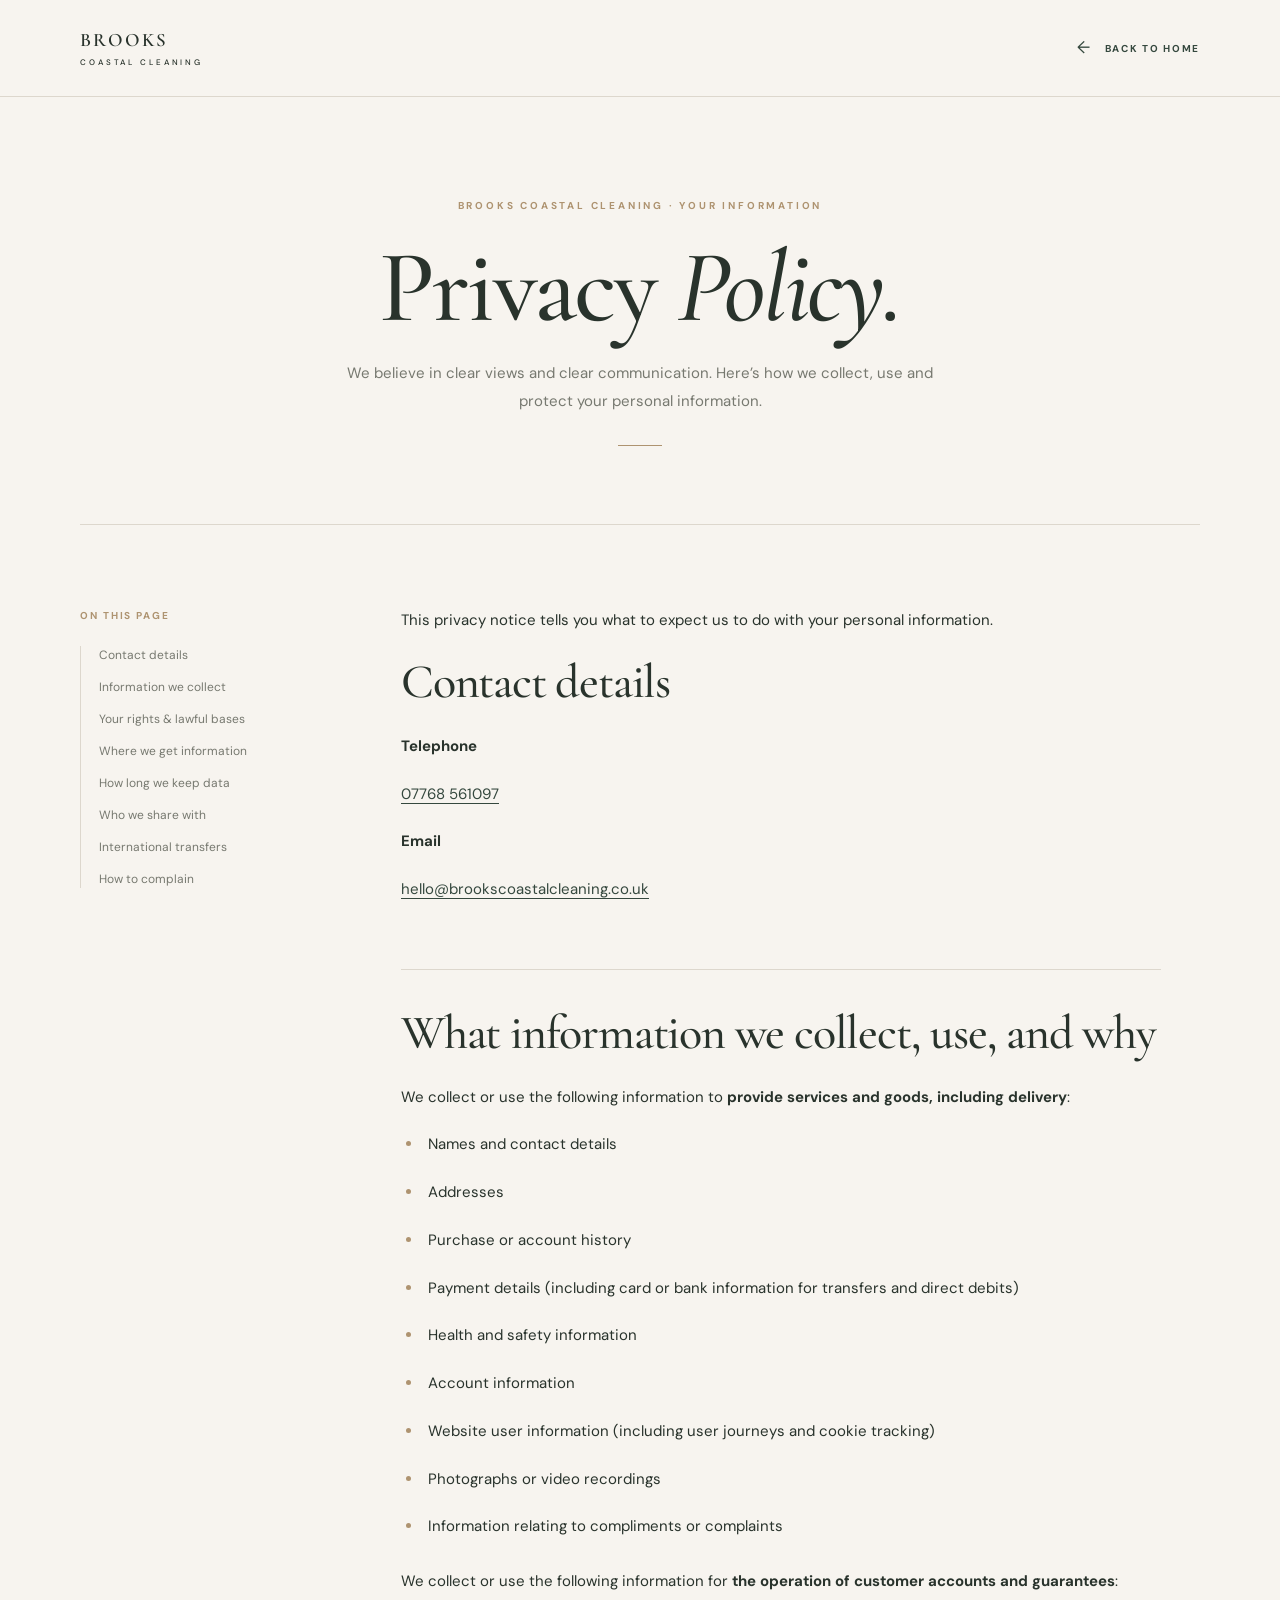
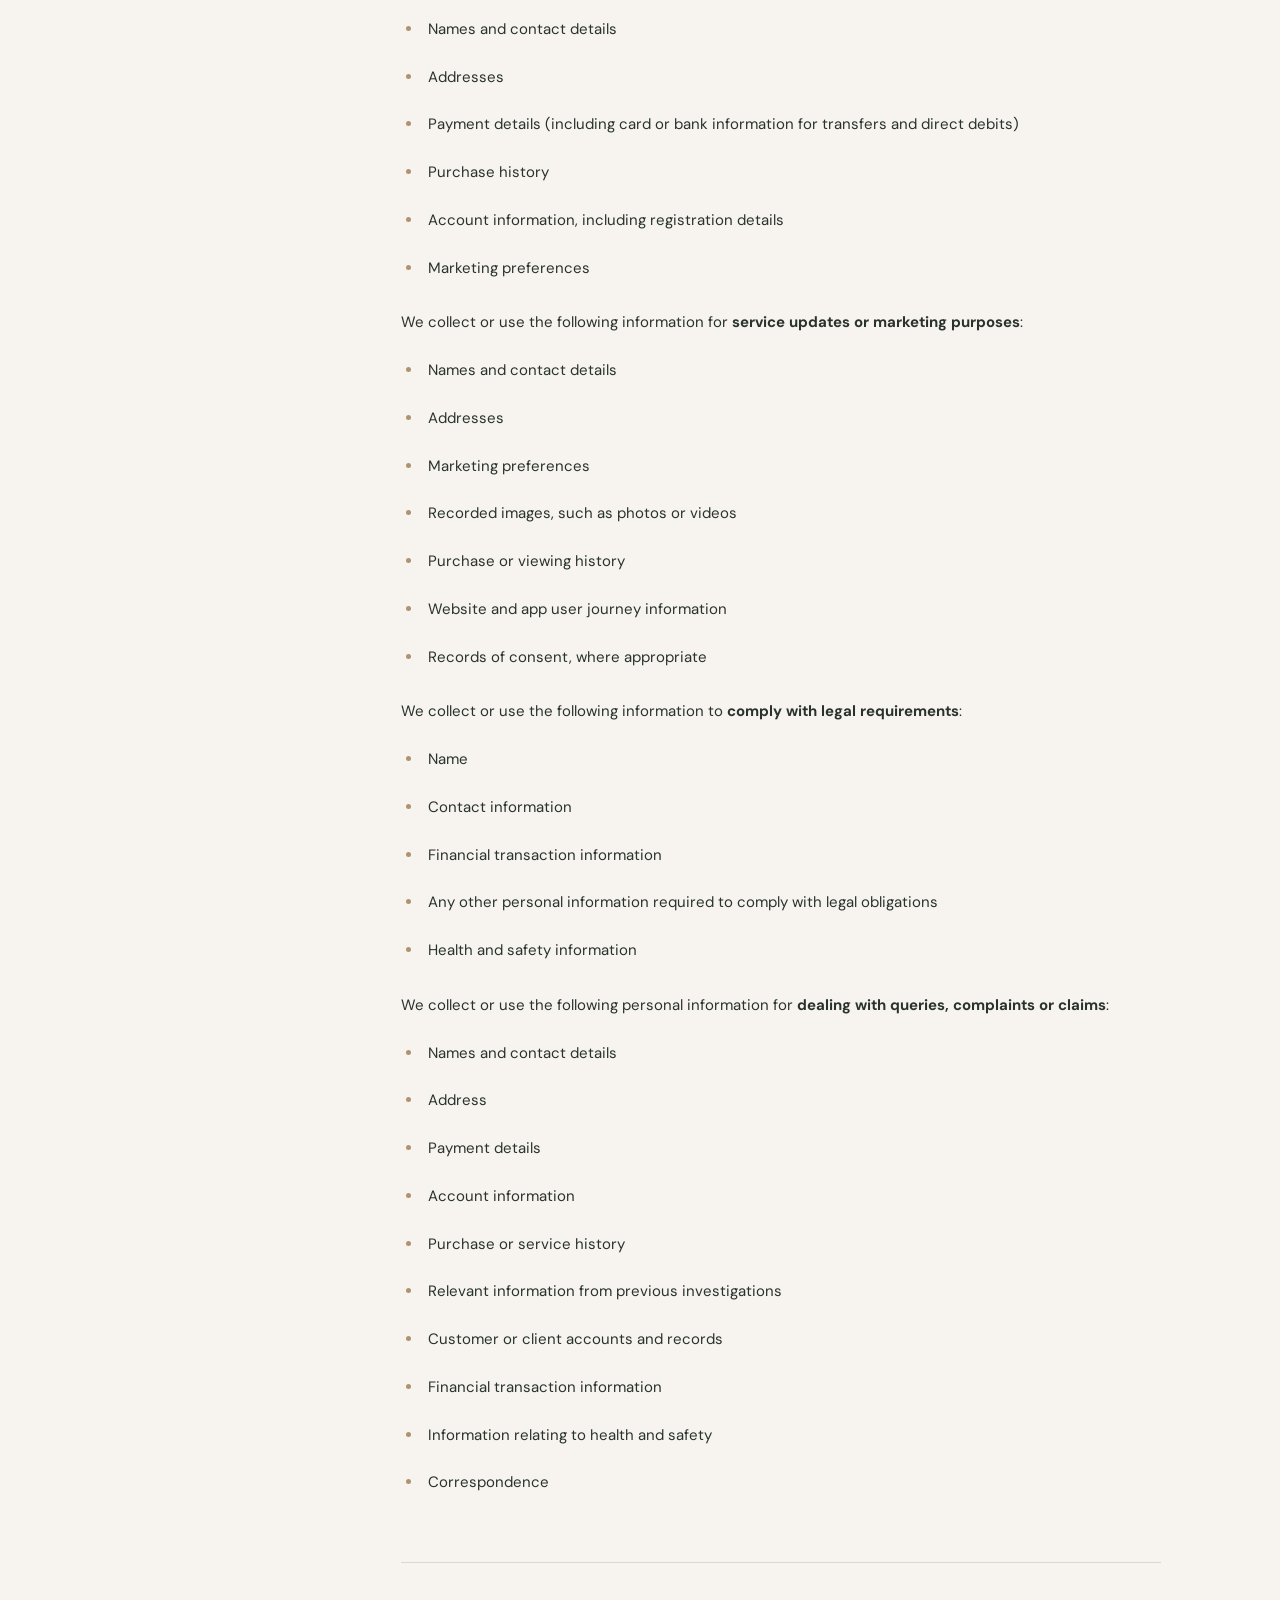
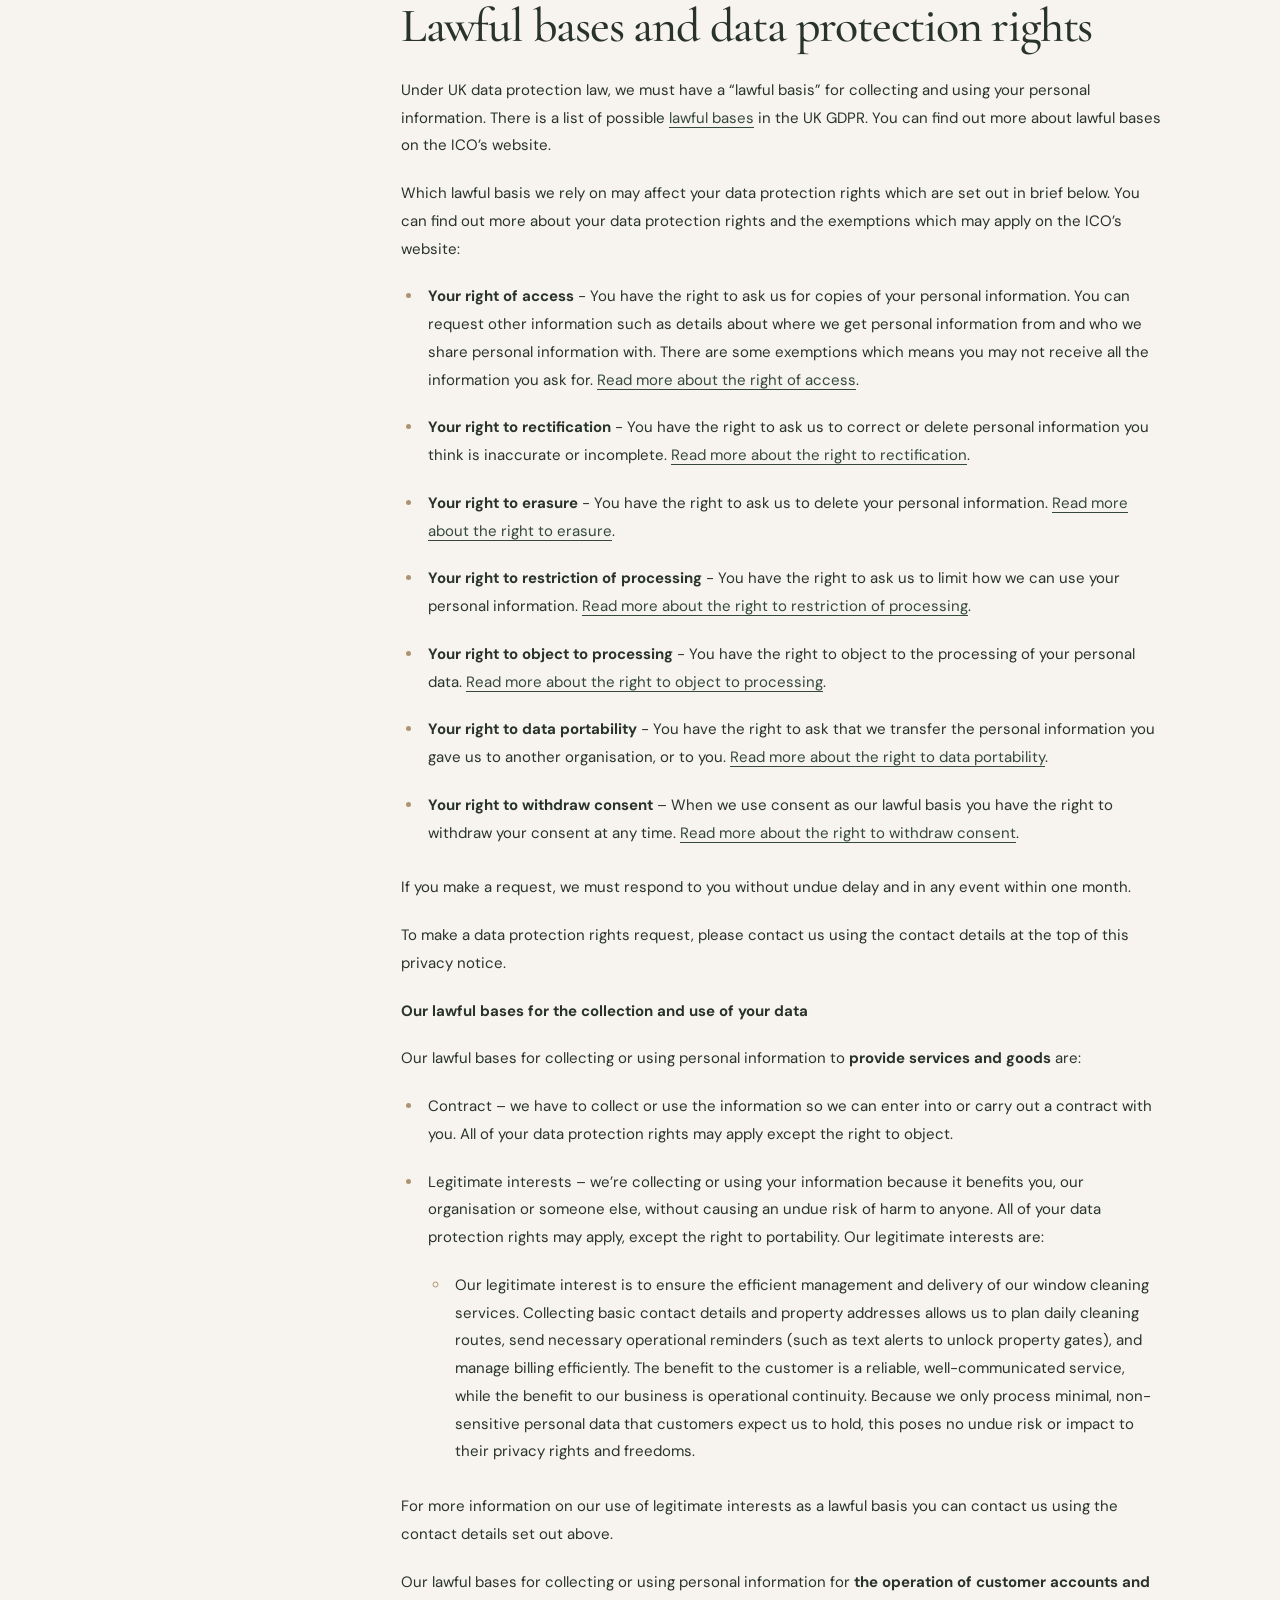
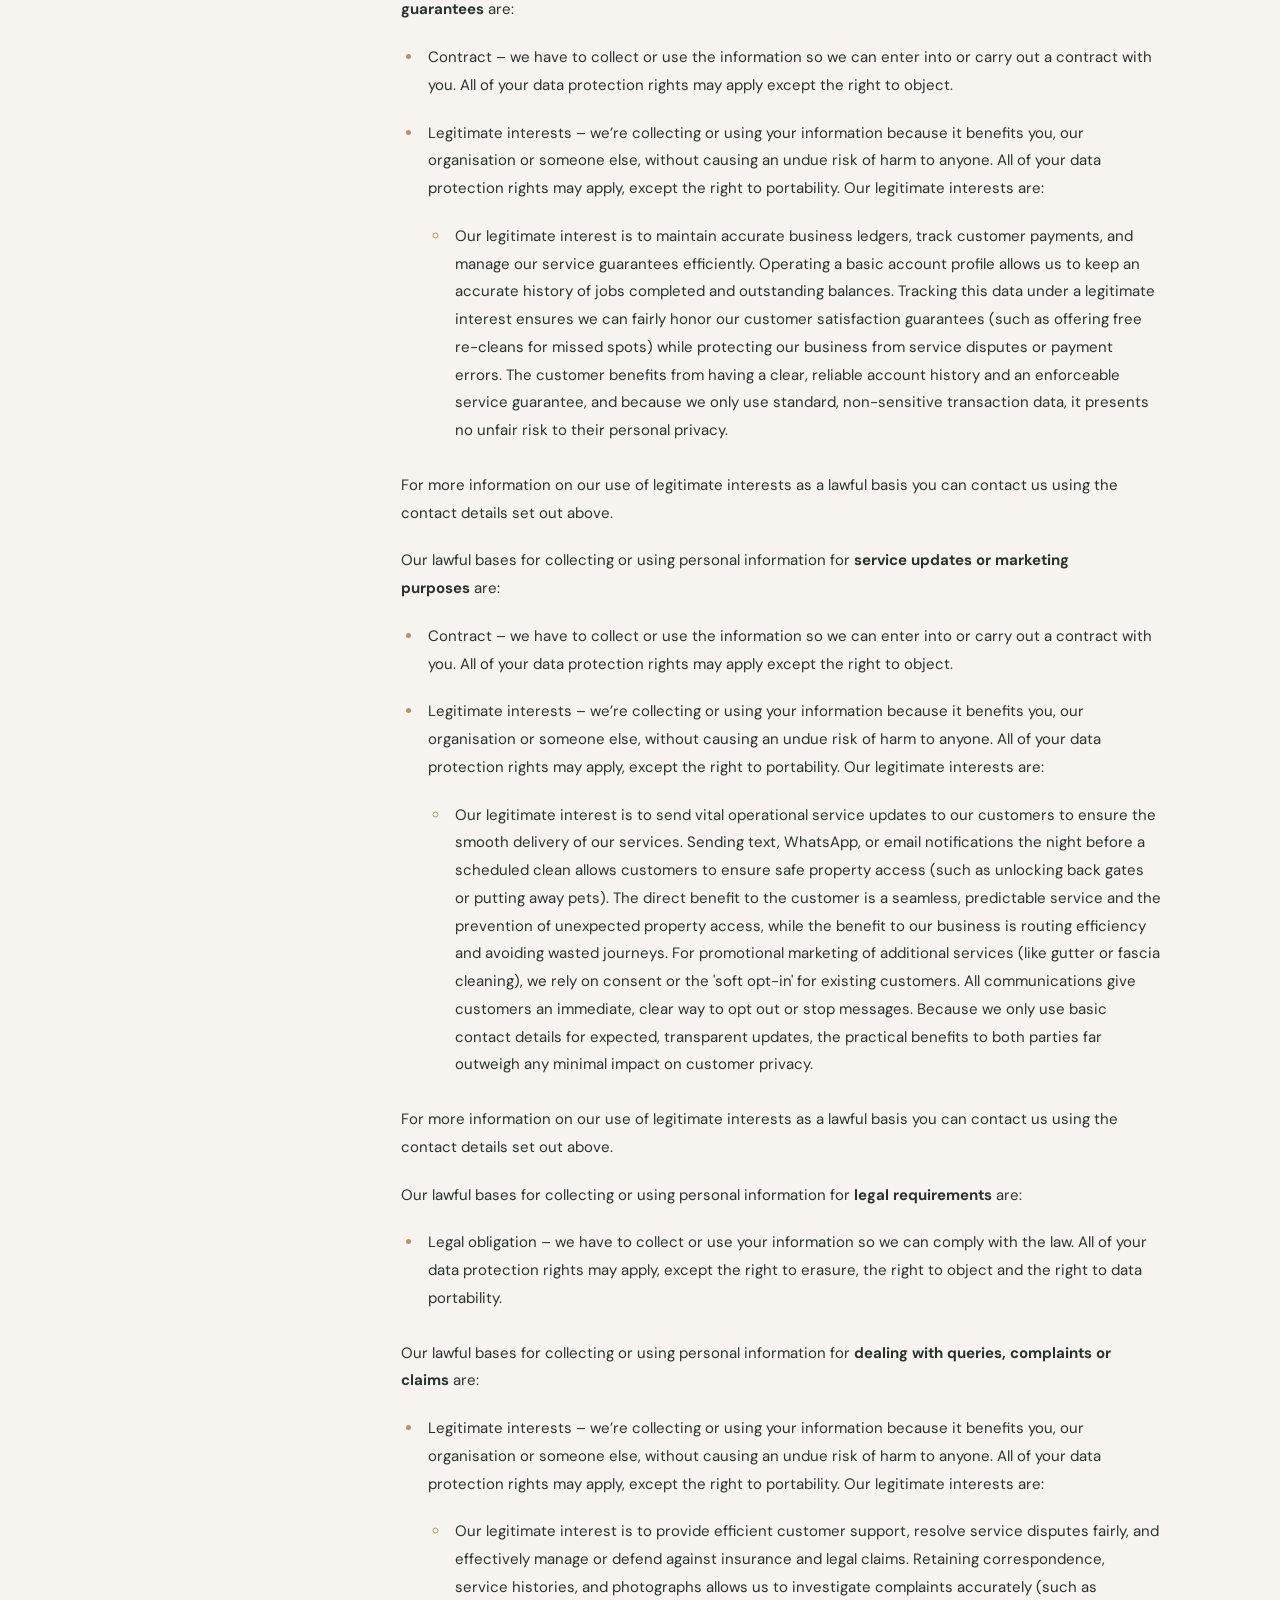
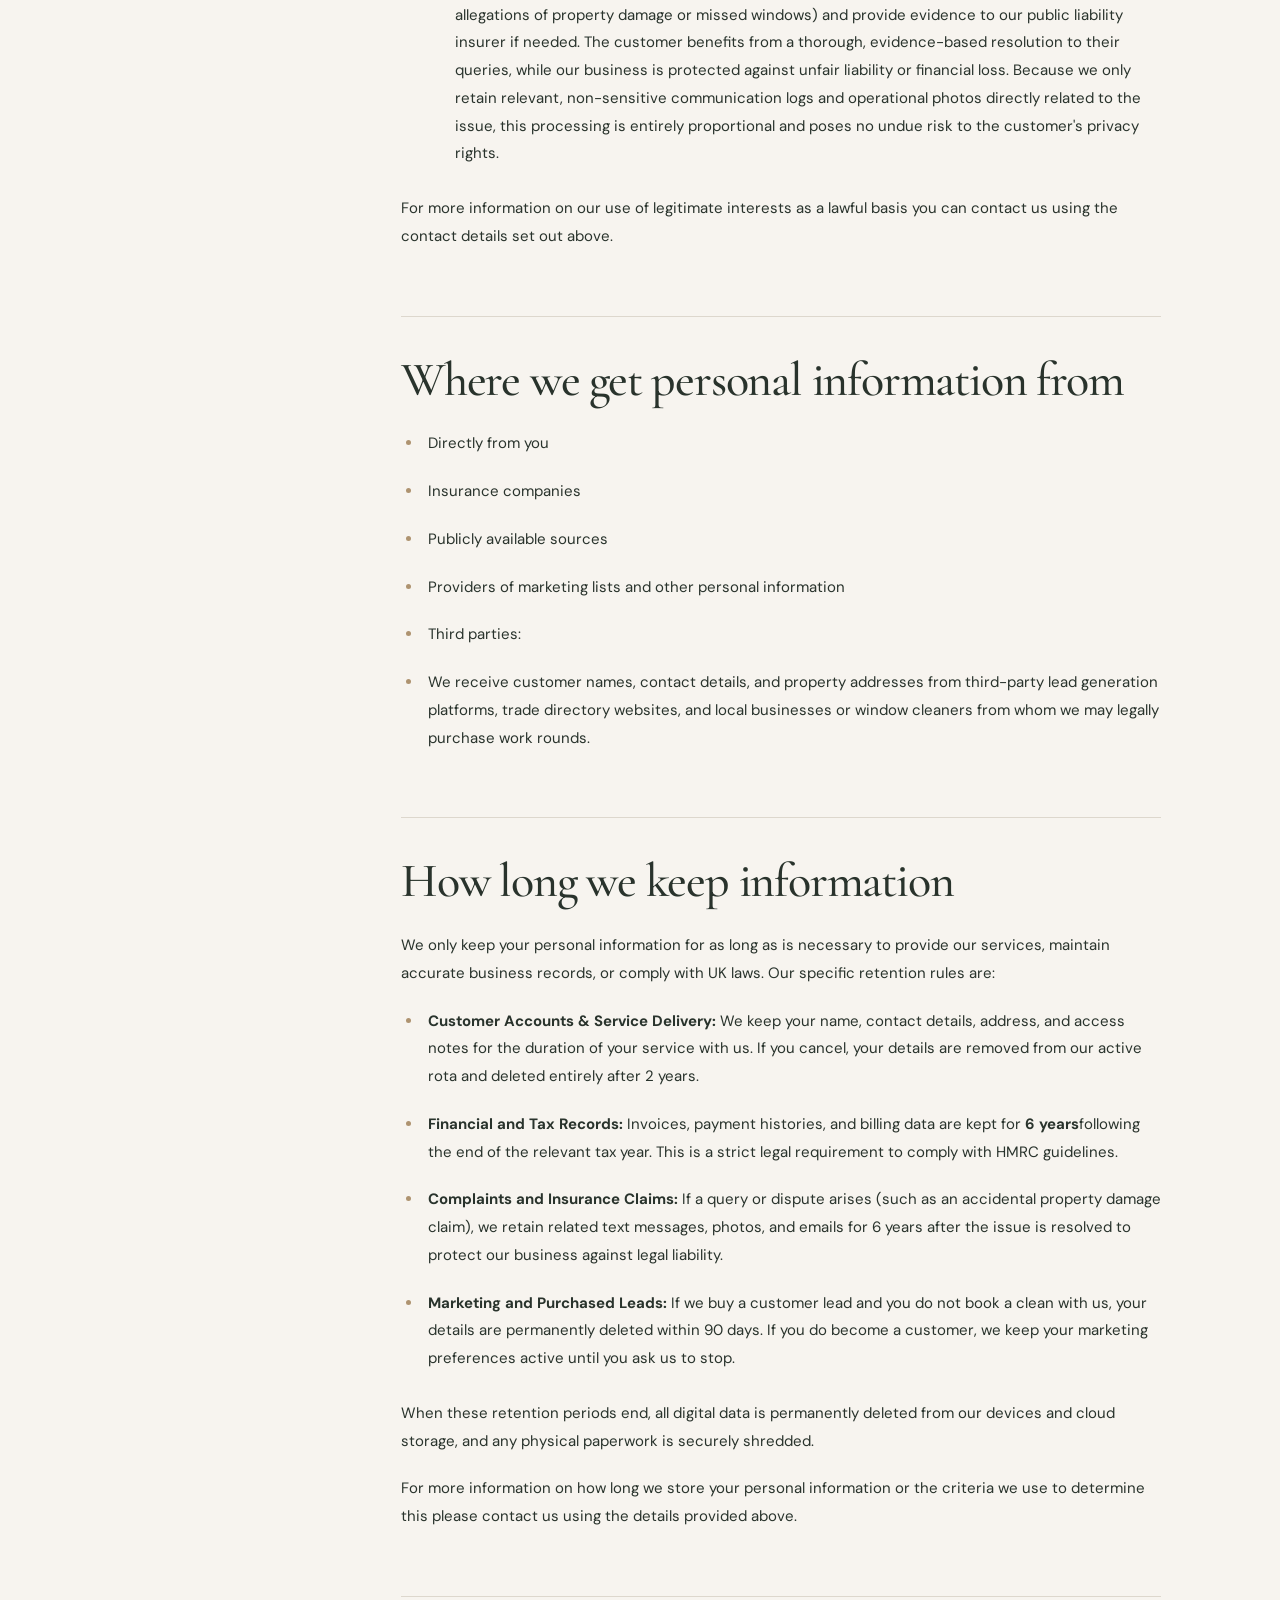
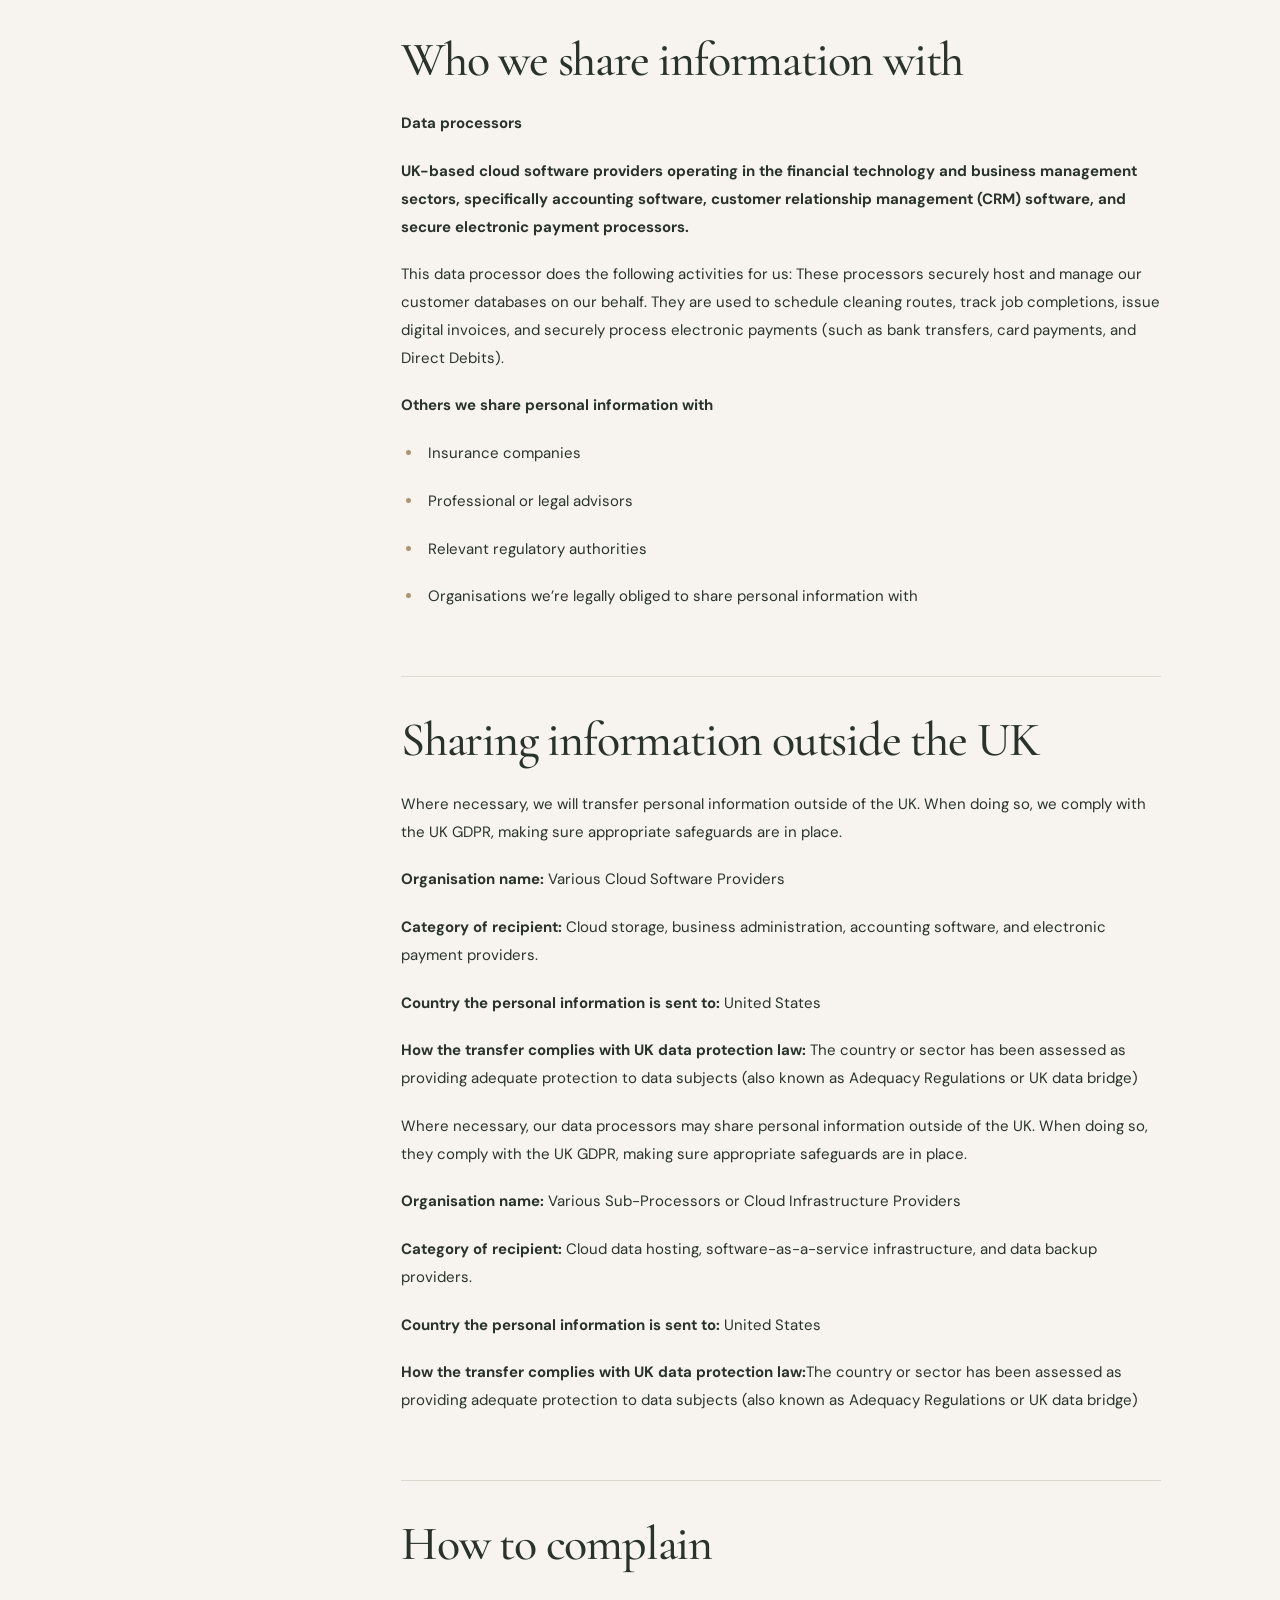
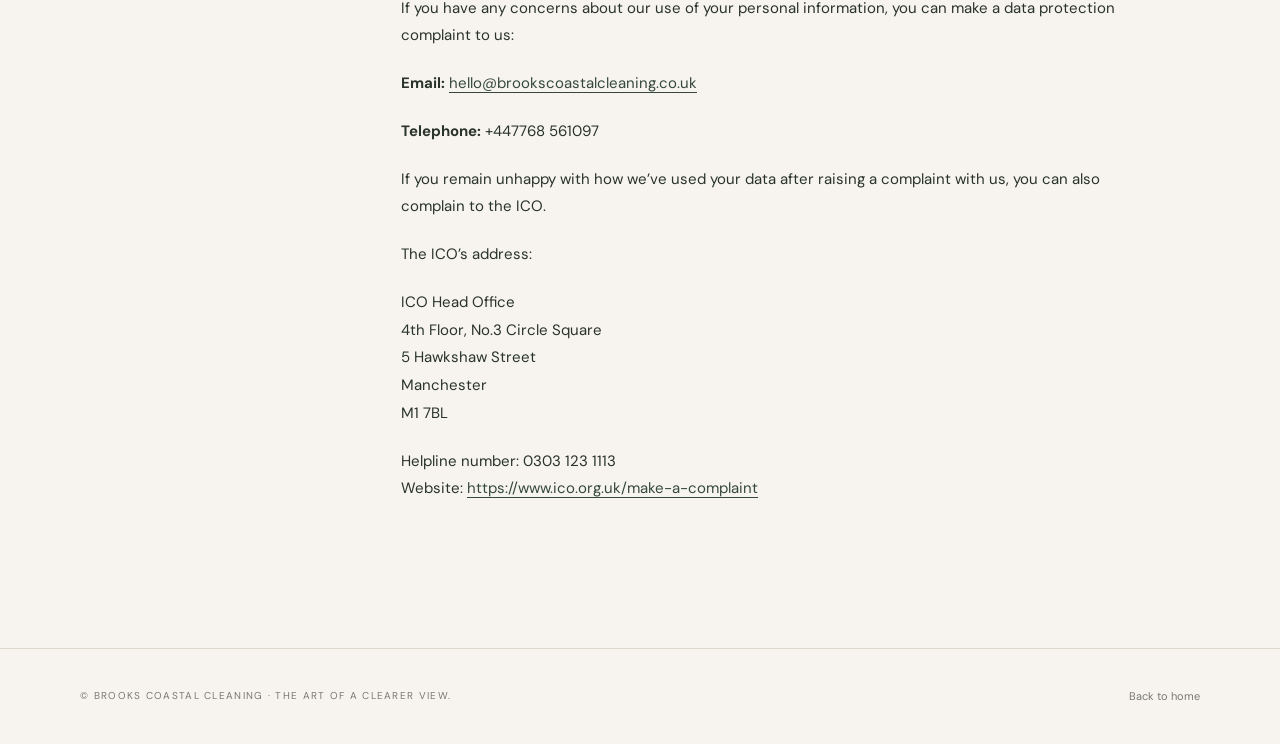
<file: privacy.html>
<!DOCTYPE html>
<html lang="en-GB">
<head>
  <meta charset="UTF-8">
  <meta name="viewport" content="width=device-width, initial-scale=1">
  <meta name="description" content="How Brooks Coastal Cleaning collects, uses and protects your personal information.">
  <meta name="robots" content="index, follow">
  <title>Privacy Policy | Brooks Coastal Cleaning</title>
  <link rel="preconnect" href="https://fonts.googleapis.com">
  <link rel="preconnect" href="https://fonts.gstatic.com" crossorigin>
  <link href="https://fonts.googleapis.com/css2?family=DM+Sans:wght@400;500;600;700&family=Cormorant+Garamond:wght@400;500;600&display=swap" rel="stylesheet">
  <style>
    :root { --cream:#f7f4ef; --paper:#fffdf9; --ink:#29332c; --muted:#777970; --line:#ddd7cd; --gold:#ae9370; --green:#35483e; }
    * { box-sizing:border-box; }
    html { scroll-behavior:smooth; scroll-padding-top:30px; }
    body { margin:0; background:var(--cream); color:var(--ink); font-family:'DM Sans',Arial,sans-serif; font-size:15px; line-height:1.85; -webkit-font-smoothing:antialiased; }
    a { color:var(--green); text-underline-offset:4px; }
    a:hover { color:#8d7658; }
    .wrap { width:min(1120px,calc(100% - 48px)); margin-inline:auto; }
    .site-header { border-bottom:1px solid var(--line); }
    .header-inner { display:flex; align-items:center; justify-content:space-between; min-height:96px; gap:24px; }
    .brand { text-decoration:none; color:var(--ink); display:flex; flex-direction:column; line-height:1.1; letter-spacing:.12em; font-size:19px; font-family:'Cormorant Garamond',Georgia,serif; font-weight:600; }
    .brand small { font-family:'DM Sans',sans-serif; font-weight:500; font-size:8px; letter-spacing:.36em; padding-top:7px; }
    .back { text-decoration:none; text-transform:uppercase; font-size:10px; letter-spacing:.17em; font-weight:700; white-space:nowrap; }
    .back span { font-size:17px; vertical-align:-1px; margin-right:9px; font-weight:400; }
    .hero { text-align:center; padding:100px 0 78px; border-bottom:1px solid var(--line); }
    .eyebrow { color:var(--gold); letter-spacing:.28em; font-size:10px; text-transform:uppercase; font-weight:700; }
    h1,h2 { font-family:'Cormorant Garamond',Georgia,serif; font-weight:500; letter-spacing:-.025em; }
    h1 { font-size:clamp(58px,8vw,105px); line-height:1; margin:20px 0 22px; }
    .hero p { max-width:610px; margin:0 auto; color:var(--muted); font-size:15px; }
    .ornament { width:44px; height:1px; background:var(--gold); margin:30px auto 0; }
    .content-layout { display:grid; grid-template-columns:245px minmax(0,1fr); gap:76px; padding:82px 0 125px; align-items:start; }
    .contents { position:sticky; top:30px; }
    .contents .label { display:block; font-size:10px; letter-spacing:.19em; text-transform:uppercase; font-weight:700; color:var(--gold); margin-bottom:20px; }
    .contents nav { display:flex; flex-direction:column; gap:14px; border-left:1px solid var(--line); padding-left:18px; }
    .contents a { text-decoration:none; font-size:12px; line-height:1.5; color:var(--muted); }
    .contents a:hover { color:var(--ink); }
    .notice { min-width:0; max-width:760px; overflow-wrap:break-word; }
    .notice h2 { font-size:clamp(33px,4vw,48px); line-height:1.14; margin:65px 0 23px; padding-top:36px; border-top:1px solid var(--line); }
    .notice h2:first-of-type { margin-top:0; padding-top:0; border:0; }
    .notice h3 { font-family:'Cormorant Garamond',Georgia,serif; font-size:26px; line-height:1.25; margin:30px 0 14px; font-weight:600; }
    .notice p { margin:0 0 20px; }
    .notice ul { padding-left:22px; margin:14px 0 27px; }
    .notice li { padding-left:5px; margin:6px 0; }
    .notice li::marker { color:var(--gold); }
    .notice strong { font-weight:700; }
    .notice a { overflow-wrap:anywhere; }
    .notice blockquote { border-left:2px solid var(--gold); padding-left:19px; margin-left:0; }
    .site-footer { border-top:1px solid var(--line); padding:37px 0; }
    .footer-inner { display:flex; gap:24px; flex-wrap:wrap; align-items:center; justify-content:space-between; }
    .footer-inner p { margin:0; font-size:10px; letter-spacing:.13em; text-transform:uppercase; color:var(--muted); }
    .footer-inner a { font-size:11px; text-decoration:none; color:var(--muted); }
    @media (max-width:760px) {
      .wrap { width:min(100% - 36px,600px); }
      .header-inner { min-height:75px; }
      .brand { font-size:16px; }
      .brand small { font-size:7px; }
      .back { font-size:9px; letter-spacing:.07em; }
      .hero { padding:72px 0 60px; }
      .content-layout { display:block; padding:50px 0 80px; }
      .contents { position:static; margin-bottom:56px; }
      .contents nav { display:grid; grid-template-columns:repeat(2,minmax(0,1fr)); gap:15px; }
      .notice h2 { margin-top:48px; padding-top:29px; }
      .footer-inner { flex-direction:column; align-items:flex-start; gap:12px; }
    }
    @media (prefers-reduced-motion:reduce) { html { scroll-behavior:auto; } }
  </style>
</head>
<body>
  <header class="site-header">
    <div class="wrap header-inner">
      <a class="brand" href="index.html" aria-label="Brooks Coastal Cleaning home">BROOKS <small>COASTAL CLEANING</small></a>
      <a class="back" href="index.html"><span aria-hidden="true">←</span> Back to home</a>
    </div>
  </header>
  <main>
    <section class="hero wrap" aria-labelledby="page-title">
      <div class="eyebrow">Brooks Coastal Cleaning · Your information</div>
      <h1 id="page-title">Privacy <em>Policy.</em></h1>
      <p>We believe in clear views and clear communication. Here’s how we collect, use and protect your personal information.</p>
      <div class="ornament" aria-hidden="true"></div>
    </section>
    <div class="wrap content-layout">
      <aside class="contents" aria-label="Privacy policy sections">
        <span class="label">On this page</span>
        <nav>
<a href="#contact-details">Contact details</a>
<a href="#information-we-collect">Information we collect</a>
<a href="#your-rights">Your rights & lawful bases</a>
<a href="#information-sources">Where we get information</a>
<a href="#retention">How long we keep data</a>
<a href="#sharing">Who we share with</a>
<a href="#international">International transfers</a>
<a href="#complaints">How to complain</a>
        </nav>
      </aside>
      <article class="notice" aria-label="Brooks Coastal Cleaning privacy notice">

<p>This privacy notice tells you what to expect us to do with your personal information.</p>

<h2 id="contact-details">Contact details</h2>
<p><strong>Telephone</strong></p>
<p><a href="tel:+447768561097">07768 561097</a></p>
<p><strong>Email</strong></p>
<p><a href="mailto:hello@brookscoastalcleaning.co.uk">hello@brookscoastalcleaning.co.uk</a></p>
<h2 id="information-we-collect">What information we collect, use, and why</h2>
<p>We collect or use the following information to <strong>provide services and goods, including delivery</strong>:</p>
<ul>
<li><p>Names and contact details</p>
</li>
<li><p>Addresses</p>
</li>
<li><p>Purchase or account history</p>
</li>
<li><p>Payment details (including card or bank information for transfers and direct debits)</p>
</li>
<li><p>Health and safety information</p>
</li>
<li><p>Account information</p>
</li>
<li><p>Website user information (including user journeys and cookie tracking)</p>
</li>
<li><p>Photographs or video recordings</p>
</li>
<li><p>Information relating to compliments or complaints</p>
</li>
</ul>
<p>We collect or use the following information for <strong>the operation of customer accounts and guarantees</strong>:</p>
<ul>
<li><p>Names and contact details</p>
</li>
<li><p>Addresses</p>
</li>
<li><p>Payment details (including card or bank information for transfers and direct debits)</p>
</li>
<li><p>Purchase history</p>
</li>
<li><p>Account information, including registration details</p>
</li>
<li><p>Marketing preferences</p>
</li>
</ul>
<p>We collect or use the following information for <strong>service updates or marketing purposes</strong>:</p>
<ul>
<li><p>Names and contact details</p>
</li>
<li><p>Addresses</p>
</li>
<li><p>Marketing preferences</p>
</li>
<li><p>Recorded images, such as photos or videos</p>
</li>
<li><p>Purchase or viewing history</p>
</li>
<li><p>Website and app user journey information</p>
</li>
<li><p>Records of consent, where appropriate</p>
</li>
</ul>
<p>We collect or use the following information to <strong>comply with legal requirements</strong>:</p>
<ul>
<li><p>Name</p>
</li>
<li><p>Contact information</p>
</li>
<li><p>Financial transaction information</p>
</li>
<li><p>Any other personal information required to comply with legal obligations</p>
</li>
<li><p>Health and safety information</p>
</li>
</ul>
<p>We collect or use the following personal information for <strong>dealing with queries, complaints or claims</strong>:</p>
<ul>
<li><p>Names and contact details</p>
</li>
<li><p>Address</p>
</li>
<li><p>Payment details</p>
</li>
<li><p>Account information</p>
</li>
<li><p>Purchase or service history</p>
</li>
<li><p>Relevant information from previous investigations</p>
</li>
<li><p>Customer or client accounts and records</p>
</li>
<li><p>Financial transaction information</p>
</li>
<li><p>Information relating to health and safety</p>
</li>
<li><p>Correspondence</p>
</li>
</ul>
<h2 id="your-rights">Lawful bases and data protection rights</h2>
<p>Under UK data protection law, we must have a “lawful basis” for collecting and using your personal information. There is a list of possible <a href="https://ico.org.uk/for-organisations/advice-for-small-organisations/getting-started-with-gdpr/data-protection-principles-definitions-and-key-terms/" rel="noopener noreferrer" target="_blank">lawful bases</a> in the UK GDPR. You can find out more about lawful bases on the ICO’s website.</p>
<p>Which lawful basis we rely on may affect your data protection rights which are set out in brief below. You can find out more about your data protection rights and the exemptions which may apply on the ICO’s website:</p>
<ul>
<li><p><strong>Your right of access</strong> - You have the right to ask us for copies of your personal information. You can request other information such as details about where we get personal information from and who we share personal information with. There are some exemptions which means you may not receive all the information you ask for. <a href="https://ico.org.uk/for-organisations/advice-for-small-organisations/privacy-notices-and-cookies/create-your-own-privacy-notice/your-data-protection-rights/" rel="noopener noreferrer" target="_blank">Read more about the right of access</a>.</p>
</li>
<li><p><strong>Your right to rectification</strong> - You have the right to ask us to correct or delete personal information you think is inaccurate or incomplete. <a href="https://ico.org.uk/for-organisations/advice-for-small-organisations/privacy-notices-and-cookies/create-your-own-privacy-notice/your-data-protection-rights/" rel="noopener noreferrer" target="_blank">Read more about the right to rectification</a>.</p>
</li>
<li><p><strong>Your right to erasure</strong> - You have the right to ask us to delete your personal information. <a href="https://ico.org.uk/for-organisations/advice-for-small-organisations/privacy-notices-and-cookies/create-your-own-privacy-notice/your-data-protection-rights/" rel="noopener noreferrer" target="_blank">Read more about the right to erasure</a>.</p>
</li>
<li><p><strong>Your right to restriction of processing</strong> - You have the right to ask us to limit how we can use your personal information. <a href="https://ico.org.uk/for-organisations/advice-for-small-organisations/privacy-notices-and-cookies/create-your-own-privacy-notice/your-data-protection-rights/" rel="noopener noreferrer" target="_blank">Read more about the right to restriction of processing</a>.</p>
</li>
<li><p><strong>Your right to object to processing</strong> - You have the right to object to the processing of your personal data. <a href="https://ico.org.uk/for-organisations/advice-for-small-organisations/privacy-notices-and-cookies/create-your-own-privacy-notice/your-data-protection-rights/" rel="noopener noreferrer" target="_blank">Read more about the right to object to processing</a>.</p>
</li>
<li><p><strong>Your right to data portability</strong> - You have the right to ask that we transfer the personal information you gave us to another organisation, or to you. <a href="https://ico.org.uk/for-organisations/advice-for-small-organisations/privacy-notices-and-cookies/create-your-own-privacy-notice/your-data-protection-rights/" rel="noopener noreferrer" target="_blank">Read more about the right to data portability</a>.</p>
</li>
<li><p><strong>Your right to withdraw consent</strong> – When we use consent as our lawful basis you have the right to withdraw your consent at any time. <a href="https://ico.org.uk/for-organisations/advice-for-small-organisations/privacy-notices-and-cookies/create-your-own-privacy-notice/your-data-protection-rights/" rel="noopener noreferrer" target="_blank">Read more about the right to withdraw consent</a>.</p>
</li>
</ul>
<p>If you make a request, we must respond to you without undue delay and in any event within one month.</p>
<p>To make a data protection rights request, please contact us using the contact details at the top of this privacy notice.</p>
<p><strong>Our lawful bases for the collection and use of your data</strong></p>
<p>Our lawful bases for collecting or using personal information to <strong>provide services and goods</strong> are:</p>
<ul>
<li><p>Contract – we have to collect or use the information so we can enter into or carry out a contract with you. All of your data protection rights may apply except the right to object.</p>
</li>
<li><p>Legitimate interests – we’re collecting or using your information because it benefits you, our organisation or someone else, without causing an undue risk of harm to anyone. All of your data protection rights may apply, except the right to portability. Our legitimate interests are:</p>
<ul>
<li>Our legitimate interest is to ensure the efficient management and delivery of our window cleaning services. Collecting basic contact details and property addresses allows us to plan daily cleaning routes, send necessary operational reminders (such as text alerts to unlock property gates), and manage billing efficiently. The benefit to the customer is a reliable, well-communicated service, while the benefit to our business is operational continuity. Because we only process minimal, non-sensitive personal data that customers expect us to hold, this poses no undue risk or impact to their privacy rights and freedoms.</li>
</ul>
</li>
</ul>
<p>For more information on our use of legitimate interests as a lawful basis you can contact us using the contact details set out above.</p>
<p>Our lawful bases for collecting or using personal information for <strong>the operation of customer accounts and guarantees </strong>are:</p>
<ul>
<li><p>Contract – we have to collect or use the information so we can enter into or carry out a contract with you. All of your data protection rights may apply except the right to object.</p>
</li>
<li><p>Legitimate interests – we’re collecting or using your information because it benefits you, our organisation or someone else, without causing an undue risk of harm to anyone. All of your data protection rights may apply, except the right to portability. Our legitimate interests are:</p>
<ul>
<li>Our legitimate interest is to maintain accurate business ledgers, track customer payments, and manage our service guarantees efficiently. Operating a basic account profile allows us to keep an accurate history of jobs completed and outstanding balances. Tracking this data under a legitimate interest ensures we can fairly honor our customer satisfaction guarantees (such as offering free re-cleans for missed spots) while protecting our business from service disputes or payment errors. The customer benefits from having a clear, reliable account history and an enforceable service guarantee, and because we only use standard, non-sensitive transaction data, it presents no unfair risk to their personal privacy.</li>
</ul>
</li>
</ul>
<p>For more information on our use of legitimate interests as a lawful basis you can contact us using the contact details set out above.</p>
<p>Our lawful bases for collecting or using personal information for <strong>service updates or marketing purposes</strong> are:</p>
<ul>
<li><p>Contract – we have to collect or use the information so we can enter into or carry out a contract with you. All of your data protection rights may apply except the right to object.</p>
</li>
<li><p>Legitimate interests – we’re collecting or using your information because it benefits you, our organisation or someone else, without causing an undue risk of harm to anyone. All of your data protection rights may apply, except the right to portability. Our legitimate interests are:</p>
<ul>
<li>Our legitimate interest is to send vital operational service updates to our customers to ensure the smooth delivery of our services. Sending text, WhatsApp, or email notifications the night before a scheduled clean allows customers to ensure safe property access (such as unlocking back gates or putting away pets). The direct benefit to the customer is a seamless, predictable service and the prevention of unexpected property access, while the benefit to our business is routing efficiency and avoiding wasted journeys. For promotional marketing of additional services (like gutter or fascia cleaning), we rely on consent or the 'soft opt-in' for existing customers. All communications give customers an immediate, clear way to opt out or stop messages. Because we only use basic contact details for expected, transparent updates, the practical benefits to both parties far outweigh any minimal impact on customer privacy.</li>
</ul>
</li>
</ul>
<p>For more information on our use of legitimate interests as a lawful basis you can contact us using the contact details set out above.</p>
<p>Our lawful bases for collecting or using personal information for <strong>legal requirements </strong>are:</p>
<ul>
<li>Legal obligation – we have to collect or use your information so we can comply with the law. All of your data protection rights may apply, except the right to erasure, the right to object and the right to data portability.</li>
</ul>
<p>Our lawful bases for collecting or using personal information for <strong>dealing with queries, complaints or claims</strong> are:</p>
<ul>
<li><p>Legitimate interests – we’re collecting or using your information because it benefits you, our organisation or someone else, without causing an undue risk of harm to anyone. All of your data protection rights may apply, except the right to portability. Our legitimate interests are:</p>
<ul>
<li>Our legitimate interest is to provide efficient customer support, resolve service disputes fairly, and effectively manage or defend against insurance and legal claims. Retaining correspondence, service histories, and photographs allows us to investigate complaints accurately (such as allegations of property damage or missed windows) and provide evidence to our public liability insurer if needed. The customer benefits from a thorough, evidence-based resolution to their queries, while our business is protected against unfair liability or financial loss. Because we only retain relevant, non-sensitive communication logs and operational photos directly related to the issue, this processing is entirely proportional and poses no undue risk to the customer's privacy rights.</li>
</ul>
</li>
</ul>
<p>For more information on our use of legitimate interests as a lawful basis you can contact us using the contact details set out above.</p>
<h2 id="information-sources">Where we get personal information from</h2>
<ul>
<li><p>Directly from you</p>
</li>
<li><p>Insurance companies</p>
</li>
<li><p>Publicly available sources</p>
</li>
<li><p>Providers of marketing lists and other personal information</p>
</li>
<li><p>Third parties:</p>
</li>
<li><p>We receive customer names, contact details, and property addresses from third-party lead generation platforms, trade directory websites, and local businesses or window cleaners from whom we may legally purchase work rounds.</p>
</li>
</ul>
<h2 id="retention">How long we keep information</h2>
<p>We only keep your personal information for as long as is necessary to provide our services, maintain accurate business records, or comply with UK laws. Our specific retention rules are:</p>
<ul>
<li><p><strong>Customer Accounts &amp; Service Delivery:</strong> We keep your name, contact details, address, and access notes for the duration of your service with us. If you cancel, your details are removed from our active rota and deleted entirely after 2 years.</p>
</li>
<li><p><strong>Financial and Tax Records:</strong> Invoices, payment histories, and billing data are kept for <strong>6 years</strong>following the end of the relevant tax year. This is a strict legal requirement to comply with HMRC guidelines.</p>
</li>
<li><p><strong>Complaints and Insurance Claims:</strong> If a query or dispute arises (such as an accidental property damage claim), we retain related text messages, photos, and emails for 6 years after the issue is resolved to protect our business against legal liability.</p>
</li>
<li><p><strong>Marketing and Purchased Leads:</strong> If we buy a customer lead and you do not book a clean with us, your details are permanently deleted within 90 days. If you do become a customer, we keep your marketing preferences active until you ask us to stop.</p>
</li>
</ul>
<p>When these retention periods end, all digital data is permanently deleted from our devices and cloud storage, and any physical paperwork is securely shredded.</p>
<p>For more information on how long we store your personal information or the criteria we use to determine this please contact us using the details provided above.</p>
<h2 id="sharing">Who we share information with</h2>
<p><strong>Data processors</strong></p>
<p><strong>UK-based cloud software providers operating in the financial technology and business management sectors, specifically accounting software, customer relationship management (CRM) software, and secure electronic payment processors.</strong></p>
<p>This data processor does the following activities for us: These processors securely host and manage our customer databases on our behalf. They are used to schedule cleaning routes, track job completions, issue digital invoices, and securely process electronic payments (such as bank transfers, card payments, and Direct Debits).</p>
<p><strong>Others we share personal information with</strong></p>
<ul>
<li><p>Insurance companies</p>
</li>
<li><p>Professional or legal advisors</p>
</li>
<li><p>Relevant regulatory authorities</p>
</li>
<li><p>Organisations we’re legally obliged to share personal information with</p>
</li>
</ul>
<h2 id="international">Sharing information outside the UK</h2>
<p>Where necessary, we will transfer personal information outside of the UK. When doing so, we comply with the UK GDPR, making sure appropriate safeguards are in place.</p>
<p><strong>Organisation name: </strong>Various Cloud Software Providers</p>
<p><strong>Category of recipient: </strong>Cloud storage, business administration, accounting software, and electronic payment providers.</p>
<p><strong>Country the personal information is sent to: </strong>United States</p>
<p><strong>How the transfer complies with UK data protection law: </strong>The country or sector has been assessed as providing adequate protection to data subjects (also known as Adequacy Regulations or UK data bridge)</p>
<p>Where necessary, our data processors may share personal information outside of the UK. When doing so, they comply with the UK GDPR, making sure appropriate safeguards are in place.</p>
<p><strong>Organisation name: </strong>Various Sub-Processors or Cloud Infrastructure Providers</p>
<p><strong>Category of recipient: </strong>Cloud data hosting, software-as-a-service infrastructure, and data backup providers.</p>
<p><strong>Country the personal information is sent to: </strong>United States</p>
<p><strong>How the transfer complies with UK data protection law:</strong>The country or sector has been assessed as providing adequate protection to data subjects (also known as Adequacy Regulations or UK data bridge)</p>
<h2 id="complaints">How to complain</h2>
<p>If you have any concerns about our use of your personal information, you can make a data protection complaint to us:</p>
<p><strong>Email:</strong> <a href="mailto:hello@brookscoastalcleaning.co.uk">hello@brookscoastalcleaning.co.uk</a></p>
<p><strong>Telephone: </strong>+447768 561097</p>
<p>If you remain unhappy with how we’ve used your data after raising a complaint with us, you can also complain to the ICO. </p>
<p>The ICO’s address:</p>
<p>ICO Head Office<br/>
4th Floor, No.3 Circle Square<br/>
5 Hawkshaw Street<br/>
Manchester<br/>
M1 7BL</p>
<p>Helpline number: 0303 123 1113 <br/>
Website: <a href="https://www.ico.org.uk/make-a-complaint" rel="noopener noreferrer" target="_blank">https://www.ico.org.uk/make-a-complaint</a></p>

      </article>
    </div>
  </main>
  <footer class="site-footer">
    <div class="wrap footer-inner">
      <p>© Brooks Coastal Cleaning · The art of a clearer view.</p>
      <a href="index.html">Back to home</a>
    </div>
  </footer>
</body>
</html>
</file>
